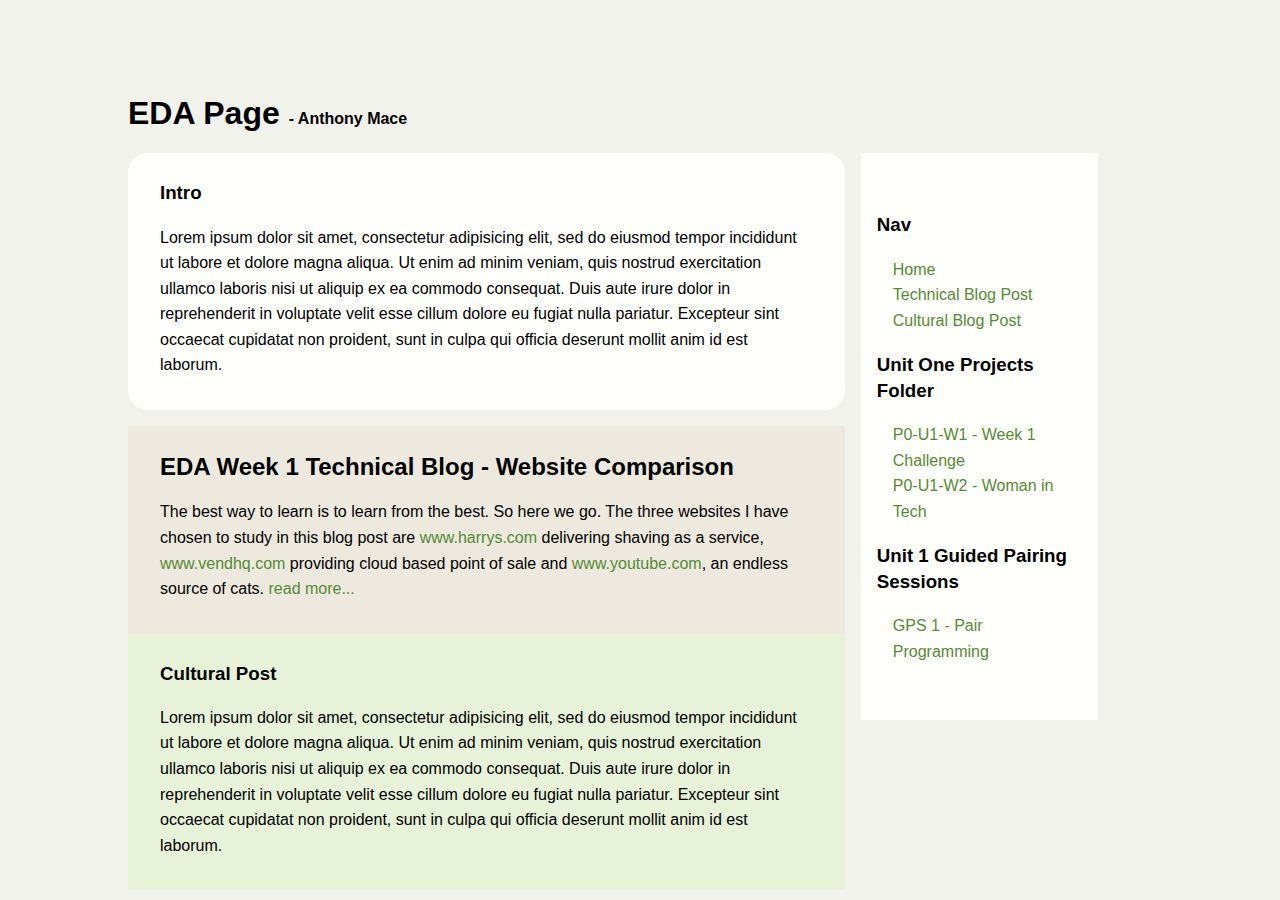
<file: index.html>
<!DOCTYPE html>
<html>
	
<head>
	<title>My Dev Academy Page!</title>
	<link rel="stylesheet" type="text/css" href="stylesheets/layout.css">
</head>
<body>
	<div class="container">
		<h1>EDA Page <span class="small"> - Anthony Mace</span></h1>
		<div class="left-col">
			<article class="post intro">
				<h3>Intro</h3>
				<p> Lorem ipsum dolor sit amet, consectetur adipisicing elit, sed do eiusmod
				tempor incididunt ut labore et dolore magna aliqua. Ut enim ad minim veniam,
				quis nostrud exercitation ullamco laboris nisi ut aliquip ex ea commodo
				consequat. Duis aute irure dolor in reprehenderit in voluptate velit esse
				cillum dolore eu fugiat nulla pariatur. Excepteur sint occaecat cupidatat non
				proident, sunt in culpa qui officia deserunt mollit anim id est laborum. </p>
			</article>

			<article class="post technical">
				<h2>EDA Week 1 Technical Blog - Website Comparison</h2>
				<p>The best way to learn is to learn from the best. So here we go. The three websites I have chosen to study in this blog post are <a href="http://www.harrys.com">www.harrys.com</a> delivering shaving as a service, <a href="http://www.vendhq.com">www.vendhq.com</a> providing cloud based point of sale and <a href="http://www.youtube.com">www.youtube.com</a>, an endless source of cats. <span class="read-more"><a href="blog-posts/week1_technical.html">read more...</a></span></p>
			</article>

			<article class="post cultural">
				<h3>Cultural Post</h3>
				<p> Lorem ipsum dolor sit amet, consectetur adipisicing elit, sed do eiusmod
				tempor incididunt ut labore et dolore magna aliqua. Ut enim ad minim veniam,
				quis nostrud exercitation ullamco laboris nisi ut aliquip ex ea commodo
				consequat. Duis aute irure dolor in reprehenderit in voluptate velit esse
				cillum dolore eu fugiat nulla pariatur. Excepteur sint occaecat cupidatat non
				proident, sunt in culpa qui officia deserunt mollit anim id est laborum. </p>
			</article>
		</div>

		<div class="right-col">
			<nav>
				<h3>Nav</h3>
				<ul>
					<li><a href="/">Home</a></li>
					<li><a href="blog-posts/week1_technical.html">Technical Blog Post</a></li>
					<li><a href="blog-posts/week1_cultural.html">Cultural Blog Post</a></li>
				</ul>
				<h3>Unit One Projects Folder</h3>
				<ul>
					<li><a href="unit1_projects/eda1.html">P0-U1-W1 - Week 1 Challenge</a></li>
					<li><a href="unit1_projects/class1/practice/index.html">P0-U1-W2 - Woman in Tech</a></li>
				</ul>
				<h3>Unit 1 Guided Pairing Sessions</h3>
				<ul>
					<li><a href="unit1_projects/gps1.1.html" target="_blank">GPS 1 - Pair Programming</a></li>
				</ul>
			</nav>
		</div>
	</div>
</body>
</html>
</file>
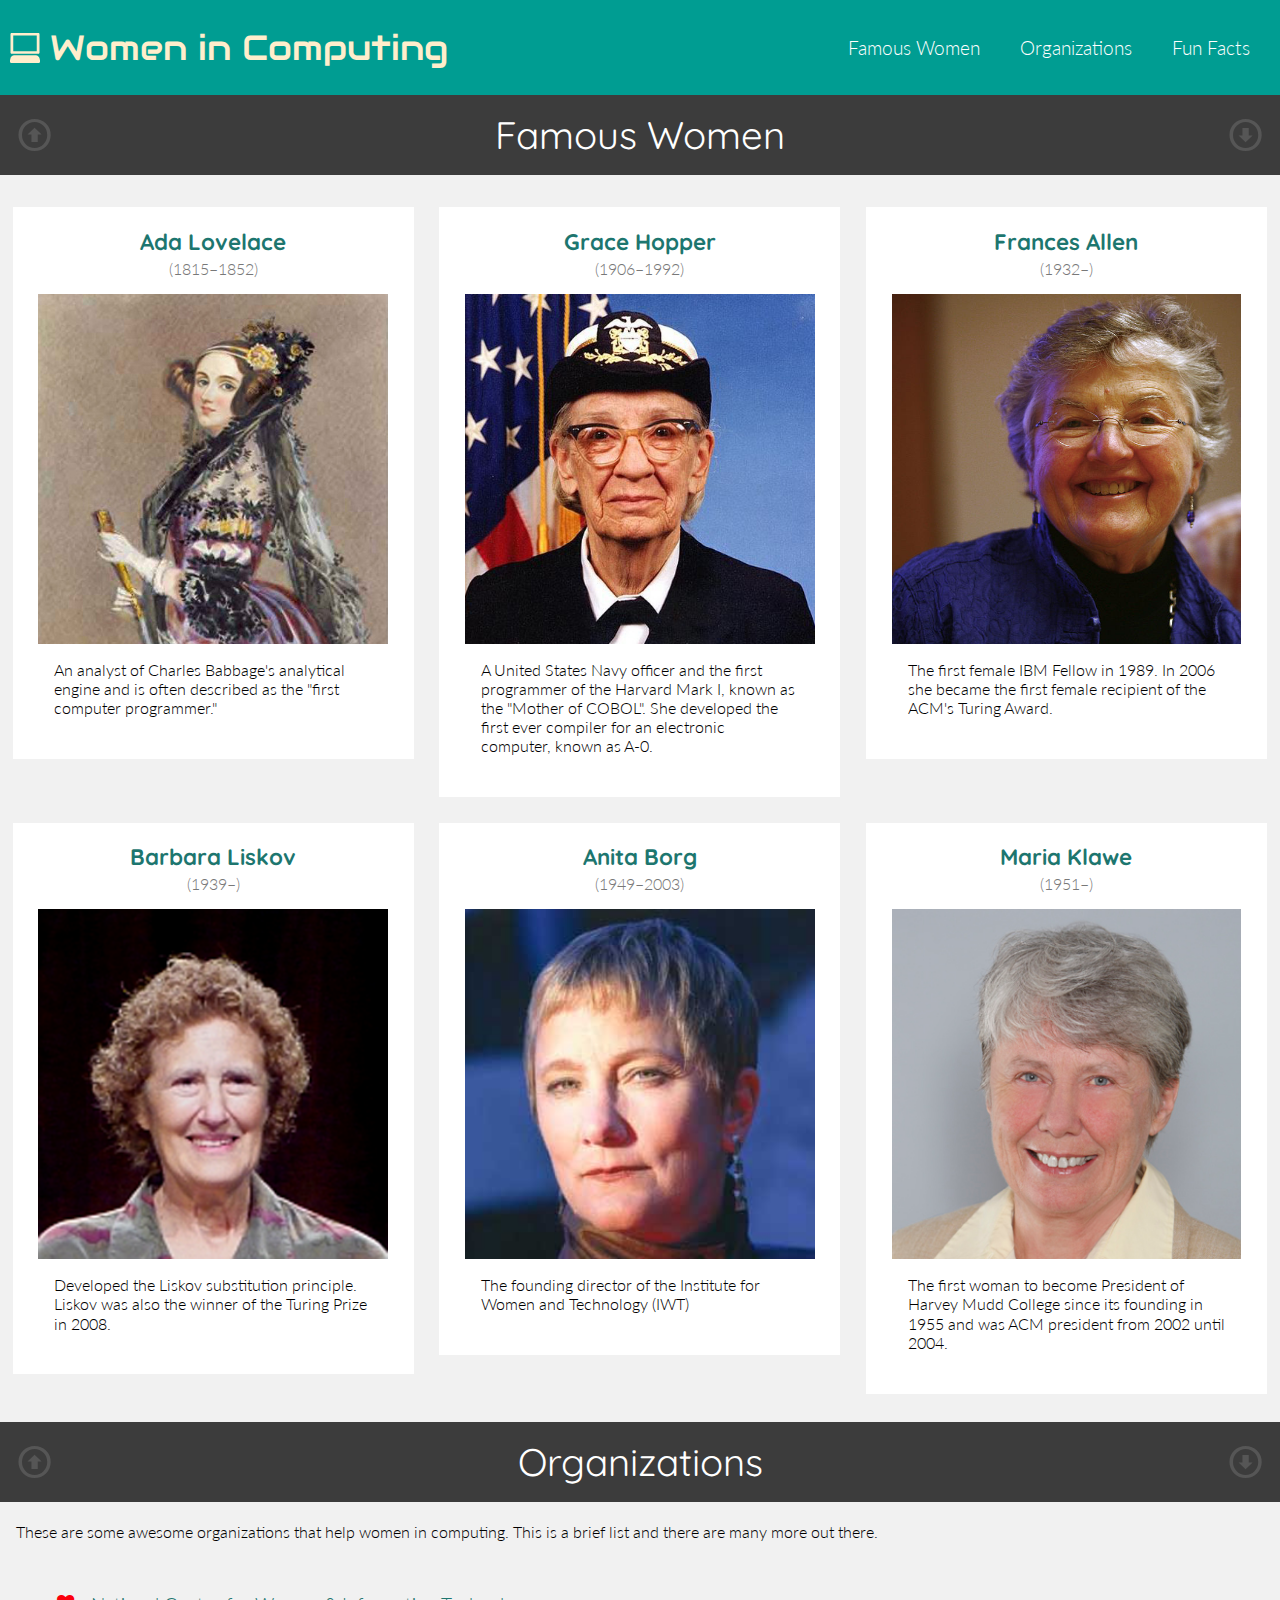
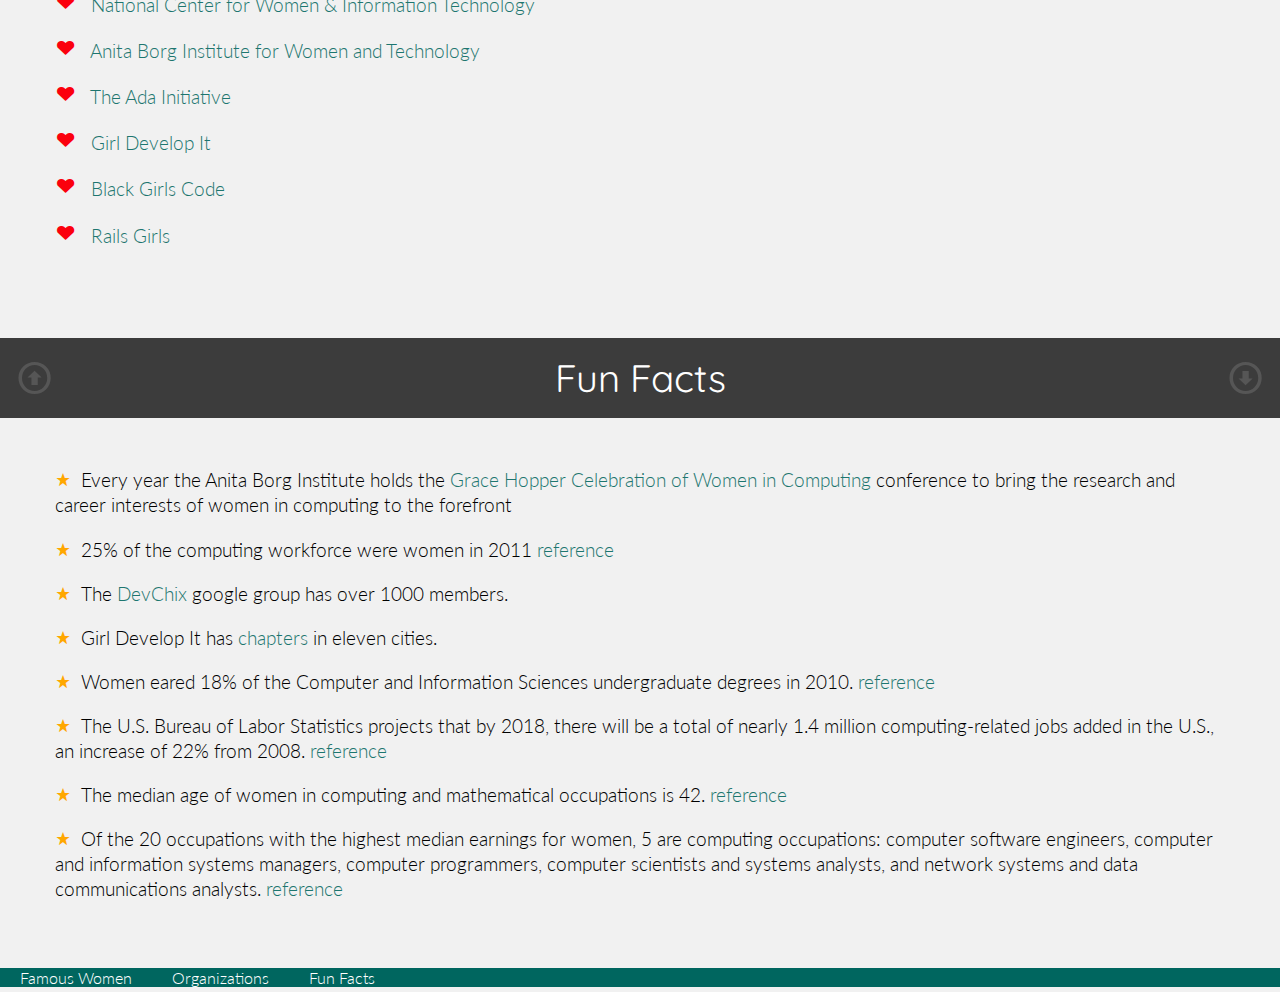
<file: unit1_projects/class1/completed/index.html>
<!DOCTYPE HTML PUBLIC "-//W3C//DTD HTML 4.01//EN" "http://www.w3.org/TR/html4/strict.dtd">
<html>
  <head>
    <title>Women in Computing</title>
    <meta http-equiv="Content-Type" content="text/html; charset=utf-8"/>
    <link href='http://fonts.googleapis.com/css?family=Audiowide|Quicksand:300,400,700|Lato:100,300,400,700,900,100italic,300italic,400italic,700italic,900italic' rel='stylesheet' type='text/css'/>
    <link rel="stylesheet" type="text/css" href="stylesheets/reset.css" />
    <link rel="stylesheet" type="text/css" href="stylesheets/styles.css" charset="utf-8"/>
  </head>
  <body>
    <header>
      <h1>Women in Computing</h1>
      <nav>
        <ul>
          <li>
            <a href="#famous">Famous Women</a>
          </li>
          <li>
            <a href="#organizations">Organizations</a>
          </li>
          <li>
            <a href="#facts">Fun Facts</a>
          </li>
        </ul>
      </nav>
    </header>

    <div id="main">
      <section id="famous">
        <a name="famous"></a>
        <h2>Famous Women</h2>
        <a class="jump up" href="#">&igrave;</a>
        <a class="jump down" href="#organizations">&iacute;</a>
        <div class = "wrapper">
          <article class = "woman">
            <h3>
              <a href="http://en.wikipedia.org/wiki/Ada_Lovelace">Ada Lovelace</a>
            </h3>

            <h4>(1815&ndash;1852)</h4>
            <img src="images/ada_lovelace.jpg" alt="Ada Lovelace" />
            <p>An analyst of Charles Babbage's analytical engine and is often
              described as the "first computer programmer."</p>
          </article>
          <article class = "woman">
            <h3>
              <a href="http://en.wikipedia.org/wiki/Grace_Hopper">Grace Hopper</a>
            </h3>
            <h4>(1906&ndash;1992)</h4>
            <img src="images/grace_hopper.jpg" alt ="Grace Hopper" />
            <p>A United States Navy officer and the first programmer of the
              Harvard Mark I, known as the "Mother of COBOL". She developed the
              first ever compiler for an electronic computer, known as A-0.</p>
          </article>
          <article class = "woman">
            <h3>
              <a href="http://en.wikipedia.org/wiki/Frances_E._Allen">Frances Allen</a>
            </h3>
            <h4>(1932&ndash;)</h4>
            <img src="images/frances_allen.jpg" alt="Frances Allen" />
            <p>The first female IBM Fellow in 1989. In 2006 she became the first
              female recipient of the ACM's Turing Award.</p>
          </article>
          <article class="break woman">
            <h3>
              <a href="http://en.wikipedia.org/wiki/Barbara_Liskov">Barbara Liskov</a>
            </h3>
            <h4>(1939&ndash;)</h4>
            <img src="images/barbara_liskov.png" alt="Barbara Liskov" />
            <p>Developed the Liskov substitution principle. Liskov was also the
              winner of the Turing Prize in 2008.</p>
          </article>
          <article class = "woman">
            <h3>
              <a href="http://en.wikipedia.org/wiki/Anita_Borg">Anita Borg</a>
            </h3>
            <h4>(1949&ndash;2003)</h4>
            <img src="images/anita_borg.jpg" alt="Anita Borg" />
            <p>The founding director of the Institute for Women and Technology
              (IWT)</p>
          </article>
          <article class = "woman">
            <h3>
              <a href="http://en.wikipedia.org/wiki/Maria_Klawe">Maria Klawe</a>
            </h3>
            <h4>(1951&ndash;)</h4>
            <img src="images/maria_klawe.jpg" alt="Maria Klawe" />
            <p>The first woman to become President of Harvey Mudd College since
              its founding in 1955 and was ACM president from 2002 until 2004.</p>
          </article>
        </div>
      </section>

      <section id="organizations">
        <a name="organizations"></a>
        <h2>Organizations</h2>
        <a class="jump up" href="#famous">&igrave;</a>
        <a class="jump down" href="#facts">&iacute;</a>
        <div class = "wrapper">
          <p>These are some awesome organizations that help women in computing.
            This is a brief list and there are many more out there.</p>

          <ul>
            <li>
              <a href="http://www.ncwit.org/">National Center for Women & Information Technology</a>
              <img src="images/logos/ncwit.png" alt="National Center for Women & Information Technology logo" />
            </li>
            <li>
              <a href="http://anitaborg.org/">Anita Borg Institute for Women and Technology</a>
              <img src="images/logos/anitaborg.gif" alt="Anita Borg Institute for Women and Technology logo" />
            </li>
            <li>
              <a href="http://adainitiative.org/">The Ada Initiative</a>
              <img src="images/logos/adainitiative.png" alt="The Ada Initiative logo" />
            </li>
            <li>
              <a href="http://girldevelopit.com/">Girl Develop It</a>
              <img src="images/logos/gdi.png" alt="Girl Develop It logo" />
            </li>
            <li>
              <a href="http://www.blackgirlscode.com/">Black Girls Code</a>
              <img src="images/logos/blackgirlscode.jpg" alt="Black Girls Code logo" />
            </li>
            <li>
              <a href="http://railsgirls.com/">Rails Girls</a>
              <img src="images/logos/railsgirls.png" alt="Rails Girls logo" />
            </li>
          </ul>
        </div>
      </section>

      <section id="facts">
        <a name="facts"></a>
        <h2>Fun Facts</h2>
        <a class="jump up" href="#organizations">&igrave;</a>
        <a class="jump down" href="#bottom">&iacute;</a>
        <div class = "wrapper">
          <ul>
            <li>Every year the Anita Borg Institute holds the
              <a href="http://anitaborg.org/initiatives/ghc/">Grace Hopper
              Celebration of Women in Computing</a> conference to bring the
              research and career interests of women in computing to the
              forefront</li>
            <li>25% of the computing workforce were women in 2011
              <a href="http://www.bls.gov/cps/cpsaat11.htm">reference</a></li>
            <li>The <a href="https://twitter.com/DevChix">DevChix</a> google group has over 1000 members.</li>
            <li>Girl Develop It has <a href="http://girldevelopit.com/chapters">chapters</a> in eleven cities.</li>
            <li>Women eared 18% of the Computer and Information Sciences
              undergraduate degrees in 2010. <a href="http://www.ncwit.org/sites/default/files/resources/2012bythenumbers_web.pdf">
              reference</a></li>
            <li>The U.S. Bureau of Labor Statistics projects that by 2018, there
              will be a total of nearly 1.4 million computing-related jobs added
              in the U.S., an increase of 22% from 2008.
              <a href="http://www.ncwit.org/sites/default/files/resources/scorecard2010_printversion_web.pdf">reference</a></li>
            <li>The median age of women in computing and mathematical occupations
              is 42. <a href="http://www.ncwit.org/blog/did-you-know-demographics-technical-women">reference</a></li>
            <li>Of the 20 occupations with the highest median earnings for women,
              5 are computing occupations: computer software engineers, computer
              and information systems managers, computer programmers, computer
              scientists and systems analysts, and network systems and data
              communications analysts. <a href="http://www.ncwit.org/blog/did-you-know-demographics-technical-women">reference</a></li>
          </ul>
        </div>
      </section>
    </div>

    <footer>
      <nav>
        <ul>
          <li>
            <a href="#famous">Famous Women</a>
          </li>
          <li>
            <a href="#organizations">Organizations</a>
          </li>
          <li>
            <a href="#facts">Fun Facts</a>
          </li>
        </ul>
      </nav>
    </footer>
    <a name="bottom"></a>
  </body>
</html>
</file>
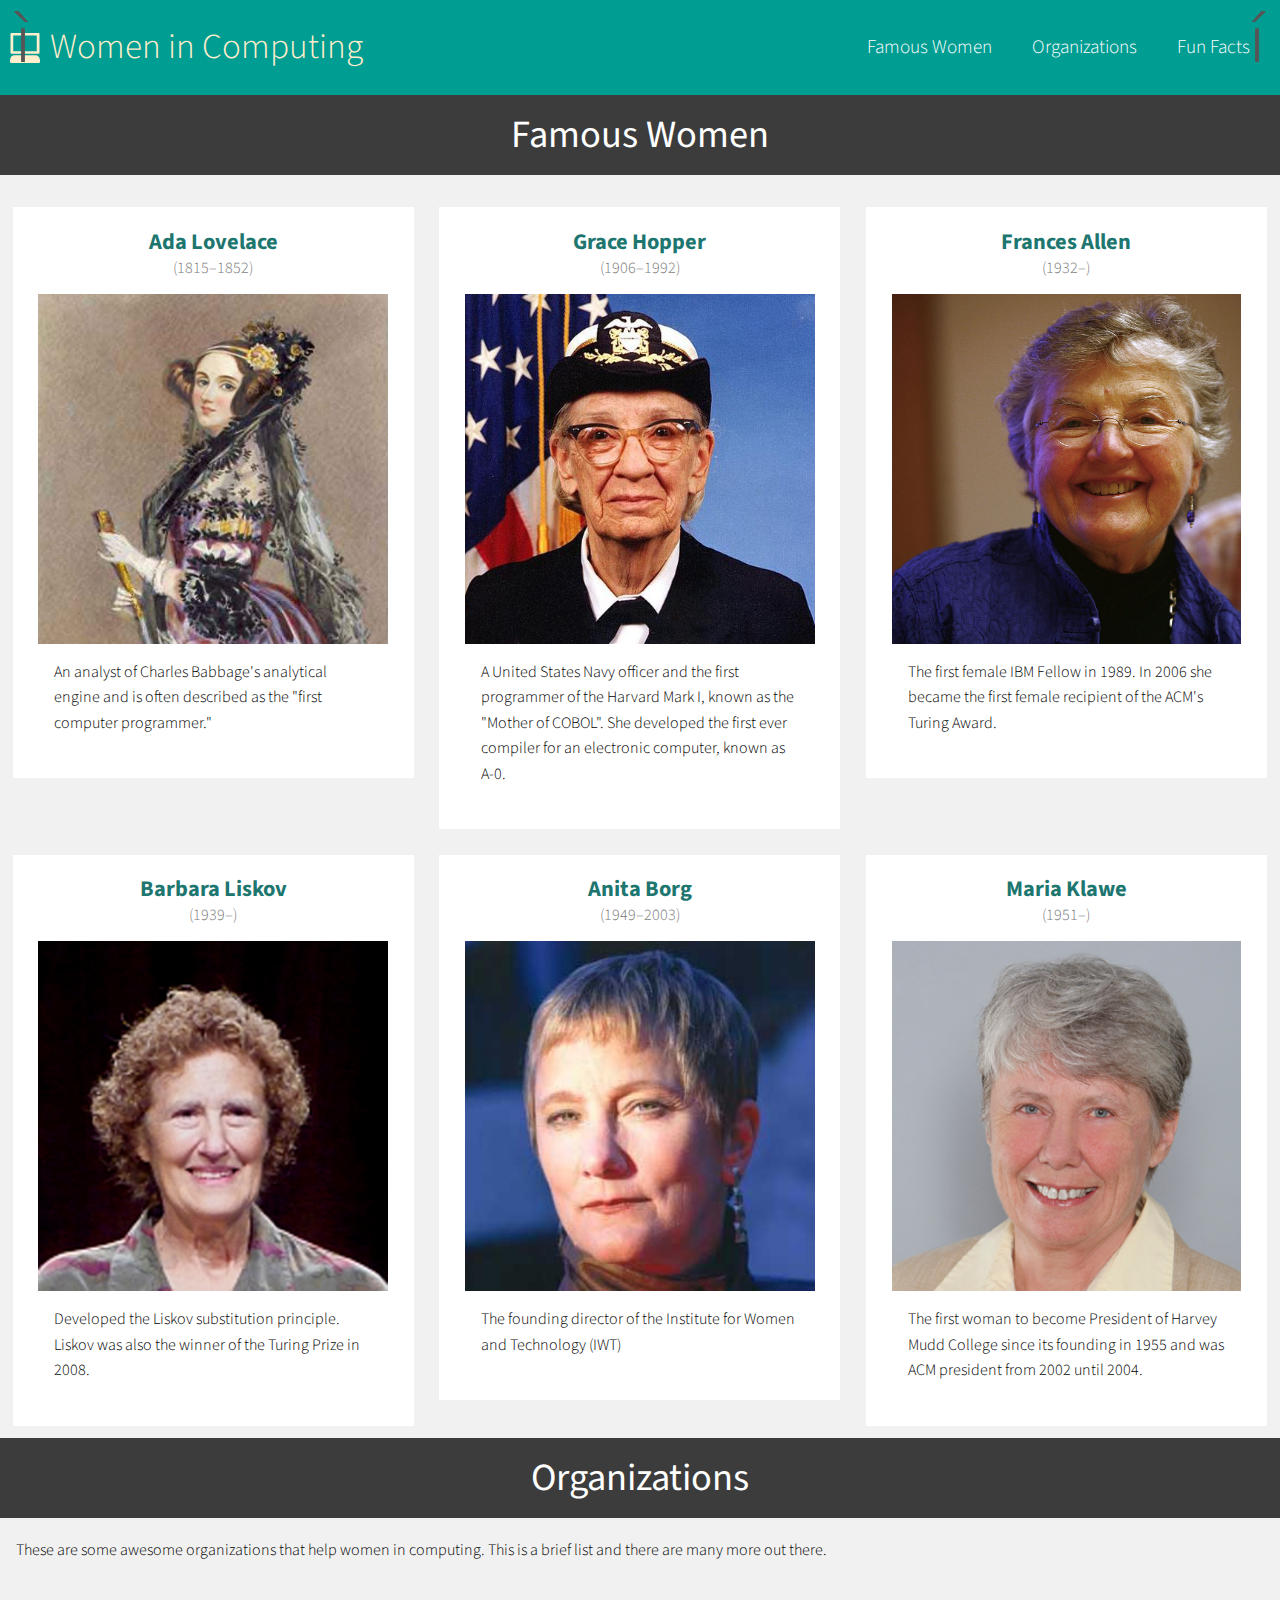
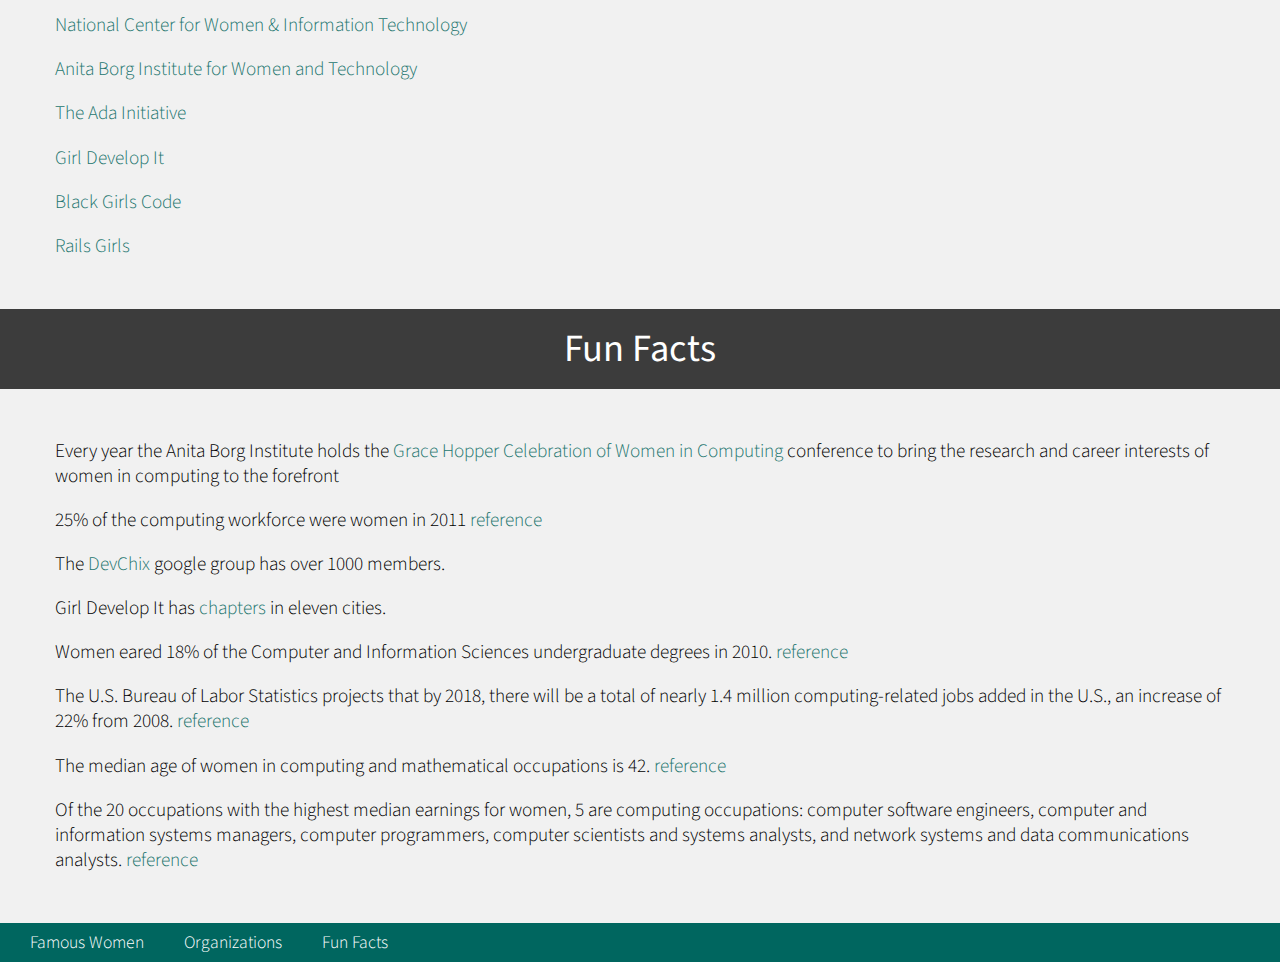
<file: unit1_projects/class1/practice/index.html>
<!DOCTYPE HTML PUBLIC "-//W3C//DTD HTML 4.01//EN" "http://www.w3.org/TR/html4/strict.dtd">
<html>
  <head>
    <title>Women in Computing</title>
    <meta http-equiv="Content-Type" content="text/html; charset=utf-8"/>
    <link rel="stylesheet" type="text/css" href="stylesheets/reset.css">
    <link rel="stylesheet" type="text/css" href="stylesheets/styles.css" charset="utf-8"/>
  <body>
      <header id="header">
        <h1>Women in Computing</h1>
        <nav class="nav">
          <ul>
            <li>
              <a href="#famous">Famous Women</a>
            </li>
            <li>
              <a href="#organizations">Organizations</a>
            </li>
            <li>
              <a href="#facts">Fun Facts</a>
            </li>
          </ul>
        </nav>
      </header>

      <section id="main">
        <section id="famous">
          <a name="famous"></a>
          <h2>Famous Women</h2>
          <a class="jump up" href="#">&igrave;</a>
          <a class="jump down" href="#organizations">&iacute;</a>
          <div class ="wrapper">
            <article class = "woman">
              <h3>
                <a href="http://en.wikipedia.org/wiki/Ada_Lovelace">Ada Lovelace</a>
              </h3>

              <h4>(1815&ndash;1852)</h4>
              <img src="images/ada_lovelace.jpg" alt="Ada Lovelace" />
              <p>An analyst of Charles Babbage's analytical engine and is often
                described as the "first computer programmer."</p>
            </article>
            <article class = "woman">
              <h3>
                <a href="http://en.wikipedia.org/wiki/Grace_Hopper">Grace Hopper</a>
              </h3>
              <h4>(1906&ndash;1992)</h4>
              <img src="images/grace_hopper.jpg" alt ="Grace Hopper" />
              <p>A United States Navy officer and the first programmer of the
                Harvard Mark I, known as the "Mother of COBOL". She developed the
                first ever compiler for an electronic computer, known as A-0.</p>
            </article>
            <article class = "woman">
              <h3>
                <a href="http://en.wikipedia.org/wiki/Frances_E._Allen">Frances Allen</a>
              </h3>
              <h4>(1932&ndash;)</h4>
              <img src="images/frances_allen.jpg" alt="Frances Allen" />
              <p>The first female IBM Fellow in 1989. In 2006 she became the first
                female recipient of the ACM's Turing Award.</p>
            </article>
            <article class="break woman">
              <h3>
                <a href="http://en.wikipedia.org/wiki/Barbara_Liskov">Barbara Liskov</a>
              </h3>
              <h4>(1939&ndash;)</h4>
              <img src="images/barbara_liskov.png" alt="Barbara Liskov" />
              <p>Developed the Liskov substitution principle. Liskov was also the
                winner of the Turing Prize in 2008.</p>
            </article>
            <article class = "woman">
              <h3>
                <a href="http://en.wikipedia.org/wiki/Anita_Borg">Anita Borg</a>
              </h3>
              <h4>(1949&ndash;2003)</h4>
              <img src="images/anita_borg.jpg" alt="Anita Borg" />
              <p>The founding director of the Institute for Women and Technology
                (IWT)</p>
            </article>
            <article class = "woman">
              <h3>
                <a href="http://en.wikipedia.org/wiki/Maria_Klawe">Maria Klawe</a>
              </h3>
              <h4>(1951&ndash;)</h4>
              <img src="images/maria_klawe.jpg" alt="Maria Klawe" />
              <p>The first woman to become President of Harvey Mudd College since
                its founding in 1955 and was ACM president from 2002 until 2004.</p>
            </article>
          </div>
        </section>

        <section id="organizations">
          <a name="organizations"></a>
          <h2>Organizations</h2>
          <a class="jump up" href="#famous">&igrave;</a>
          <a class="jump down" href="#facts">&iacute;</a>
          <div class = "wrapper">
            <p>These are some awesome organizations that help women in computing.
              This is a brief list and there are many more out there.</p>

            <ul>
              <li>
                <a href="http://www.ncwit.org/">National Center for Women &amp; Information Technology</a>
                <img src="images/logos/ncwit.png" alt="National Center for Women &amp; Information Technology logo" />
              </li>
              <li>
                <a href="http://anitaborg.org/">Anita Borg Institute for Women and Technology</a>
                <img src="images/logos/anitaborg.gif" alt="Anita Borg Institute for Women and Technology logo" />
              </li>
              <li>
                <a href="http://adainitiative.org/">The Ada Initiative</a>
                <img src="images/logos/adainitiative.png" alt="The Ada Initiative logo" />
              </li>
              <li>
                <a href="http://girldevelopit.com/">Girl Develop It</a>
                <img src="images/logos/gdi.png" alt="Girl Develop It logo" />
              </li>
              <li>
                <a href="http://www.blackgirlscode.com/">Black Girls Code</a>
                <img src="images/logos/blackgirlscode.jpg" alt="Black Girls Code logo" />
              </li>
              <li>
                <a href="http://railsgirls.com/">Rails Girls</a>
                <img src="images/logos/railsgirls.png" alt="Rails Girls logo" />
              </li>
            </ul>
          </div>
        </section>

        <section id="facts">
          <a name="facts"></a>
          <h2>Fun Facts</h2>
          <a class="jump up" href="#organizations">&igrave;</a>
          <a class="jump down" href="#bottom">&iacute;</a>
          <div class = "wrapper">
            <ul>
              <li>Every year the Anita Borg Institute holds the
                <a href="http://anitaborg.org/initiatives/ghc/">Grace Hopper
                Celebration of Women in Computing</a> conference to bring the
                research and career interests of women in computing to the
                forefront</li>
              <li>25% of the computing workforce were women in 2011
                <a href="http://www.bls.gov/cps/cpsaat11.htm">reference</a></li>
              <li>The <a href="https://twitter.com/DevChix">DevChix</a> google group has over 1000 members.</li>
              <li>Girl Develop It has <a href="http://girldevelopit.com/chapters">chapters</a> in eleven cities.</li>
              <li>Women eared 18% of the Computer and Information Sciences
                undergraduate degrees in 2010. <a href="http://www.ncwit.org/sites/default/files/resources/2012bythenumbers_web.pdf">
                reference</a></li>
              <li>The U.S. Bureau of Labor Statistics projects that by 2018, there
                will be a total of nearly 1.4 million computing-related jobs added
                in the U.S., an increase of 22% from 2008.
                <a href="http://www.ncwit.org/sites/default/files/resources/scorecard2010_printversion_web.pdf">reference</a></li>
              <li>The median age of women in computing and mathematical occupations
                is 42. <a href="http://www.ncwit.org/blog/did-you-know-demographics-technical-women">reference</a></li>
              <li>Of the 20 occupations with the highest median earnings for women,
                5 are computing occupations: computer software engineers, computer
                and information systems managers, computer programmers, computer
                scientists and systems analysts, and network systems and data
                communications analysts. <a href="http://www.ncwit.org/blog/did-you-know-demographics-technical-women">reference</a></li>
            </ul>
            </div>
        </section>
      </section>
      <footer id="footer">
        <div class="nav">
          <ul>
            <li>
              <a href="#famous">Famous Women</a>
            </li>
            <li>
              <a href="#organizations">Organizations</a>
            </li>
            <li>
              <a href="#facts">Fun Facts</a>
            </li>
          </ul>
        </div>
      </footer>
      <a name="bottom"></a>
  </body>
</html>
</file>
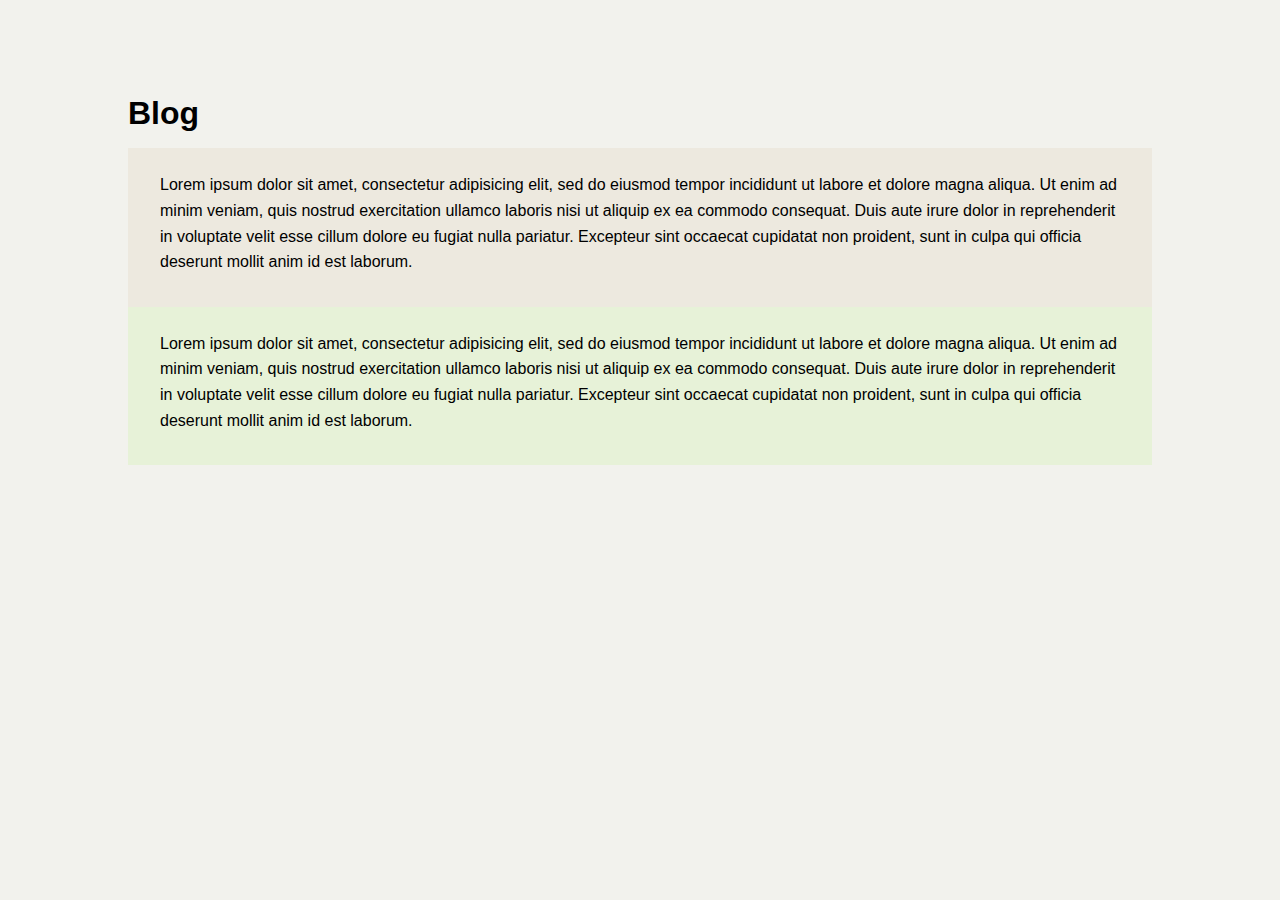
<file: blog-posts/layout.html>
<html>
<head>
	<link rel="stylesheet" type="text/css" href="../stylesheets/layout.css">
	<title></title>
</head>
<body>

	<div class="container">
		<h1>Blog</h1>

		<article class="post technical">
			<p> Lorem ipsum dolor sit amet, consectetur adipisicing elit, sed do eiusmod
			tempor incididunt ut labore et dolore magna aliqua. Ut enim ad minim veniam,
			quis nostrud exercitation ullamco laboris nisi ut aliquip ex ea commodo
			consequat. Duis aute irure dolor in reprehenderit in voluptate velit esse
			cillum dolore eu fugiat nulla pariatur. Excepteur sint occaecat cupidatat non
			proident, sunt in culpa qui officia deserunt mollit anim id est laborum. </p>
		</article>
		<article class="post cultural">
			<p> Lorem ipsum dolor sit amet, consectetur adipisicing elit, sed do eiusmod
			tempor incididunt ut labore et dolore magna aliqua. Ut enim ad minim veniam,
			quis nostrud exercitation ullamco laboris nisi ut aliquip ex ea commodo
			consequat. Duis aute irure dolor in reprehenderit in voluptate velit esse
			cillum dolore eu fugiat nulla pariatur. Excepteur sint occaecat cupidatat non
			proident, sunt in culpa qui officia deserunt mollit anim id est laborum. </p>
		</article>
	</div>

</body>
</html>
</file>
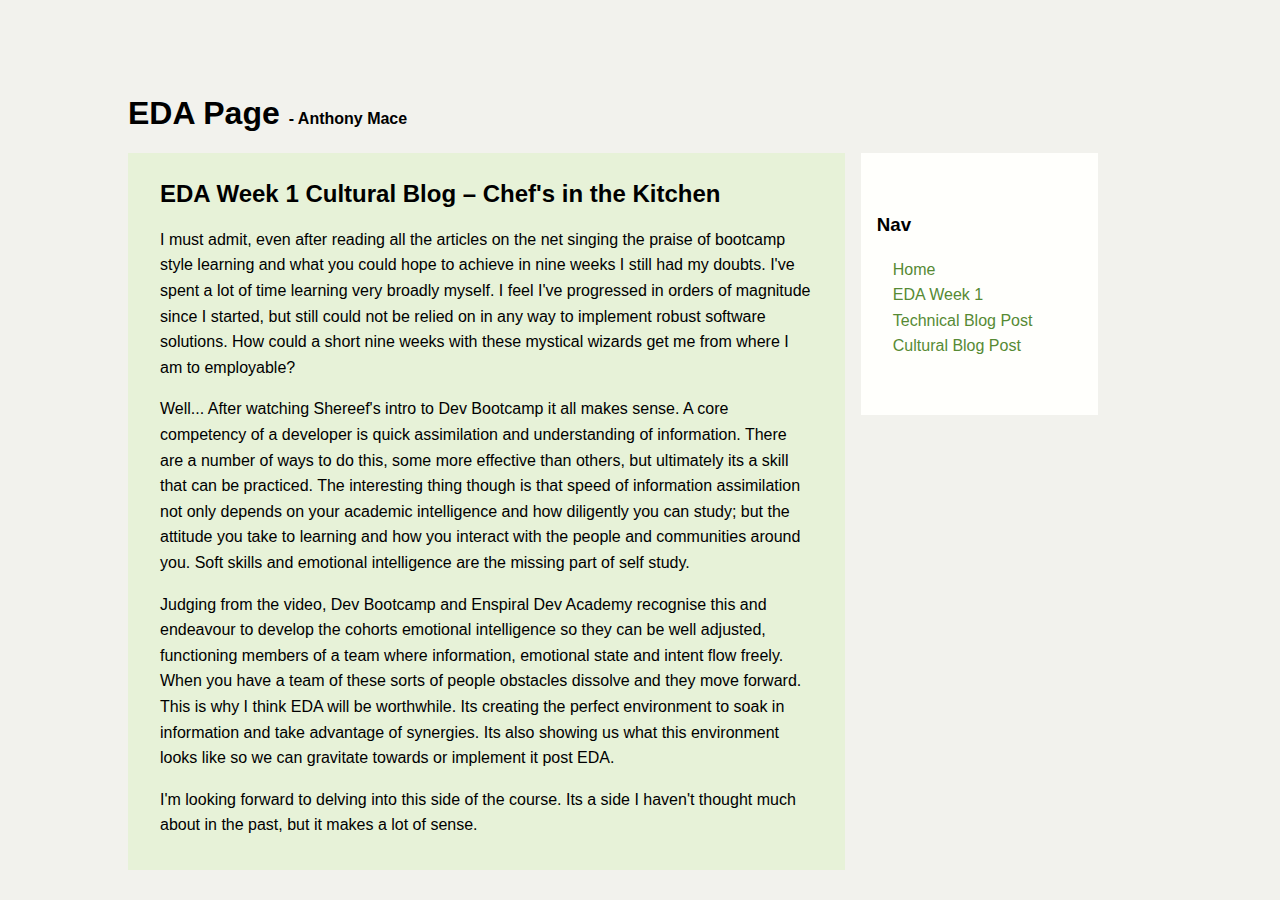
<file: blog-posts/week1_cultural.html>
<!DOCTYPE html>
<html>
	
<head>
	<title>My Dev Academy Page!</title>
	<link rel="stylesheet" type="text/css" href="../stylesheets/layout.css">
</head>
<body>
	<div class="container">
		<h1>EDA Page <span class="small"> - Anthony Mace</span></h1>
		<div class="left-col">
			<article class="post cultural">
				<h2>EDA Week 1 Cultural Blog – Chef's in the Kitchen</h2>

				<p>I must admit, even after reading all the articles on the net singing the praise of bootcamp style learning and what you could hope to achieve in nine weeks I still had my doubts. I've spent a lot of time learning very broadly myself. I feel I've progressed in orders of magnitude since I started, but still could not be relied on in any way to implement robust software solutions. How could a short nine weeks with these mystical wizards get me from where I am to employable?</p>

				<p>Well... After watching Shereef's intro to Dev Bootcamp it all makes sense. A core competency of a developer is quick assimilation and understanding of information. There are a number of ways to do this, some more effective than others, but ultimately its a skill that can be practiced. The interesting thing though is that speed of information assimilation not only depends on your academic intelligence and how diligently you can study; but the attitude you take to learning and how you interact with the people and communities around you. Soft skills and emotional intelligence are the missing part of self study. </p>

				<p>Judging from the video, Dev Bootcamp and Enspiral Dev Academy recognise this and endeavour to develop the cohorts emotional intelligence so they can be well adjusted, functioning members of a team where information, emotional state and intent flow freely. When you have a team of these sorts of people obstacles dissolve and they move forward. This is why I think EDA will be worthwhile. Its creating the perfect environment to soak in information and take advantage of synergies. Its also showing us what this environment looks like so we can gravitate towards or implement it post EDA.</p>

				<p>I'm looking forward to delving into this side of the course. Its a side I haven't thought much about in the past, but it makes a lot of sense.</p>
			</article>
		</div>

		<div class="right-col">
			<h3>Nav</h3>
			<ul>
				<li><a href="/">Home</a></li>
				<li><a href="../unit1_projects/eda1.html">EDA Week 1</a></li>
				<li><a href="week1_technical.html">Technical Blog Post</a></li>
				<li><a href="week1_cultural.html">Cultural Blog Post</a></li>
			</ul>
		</div>
	</div>
</body>
</html>
</file>
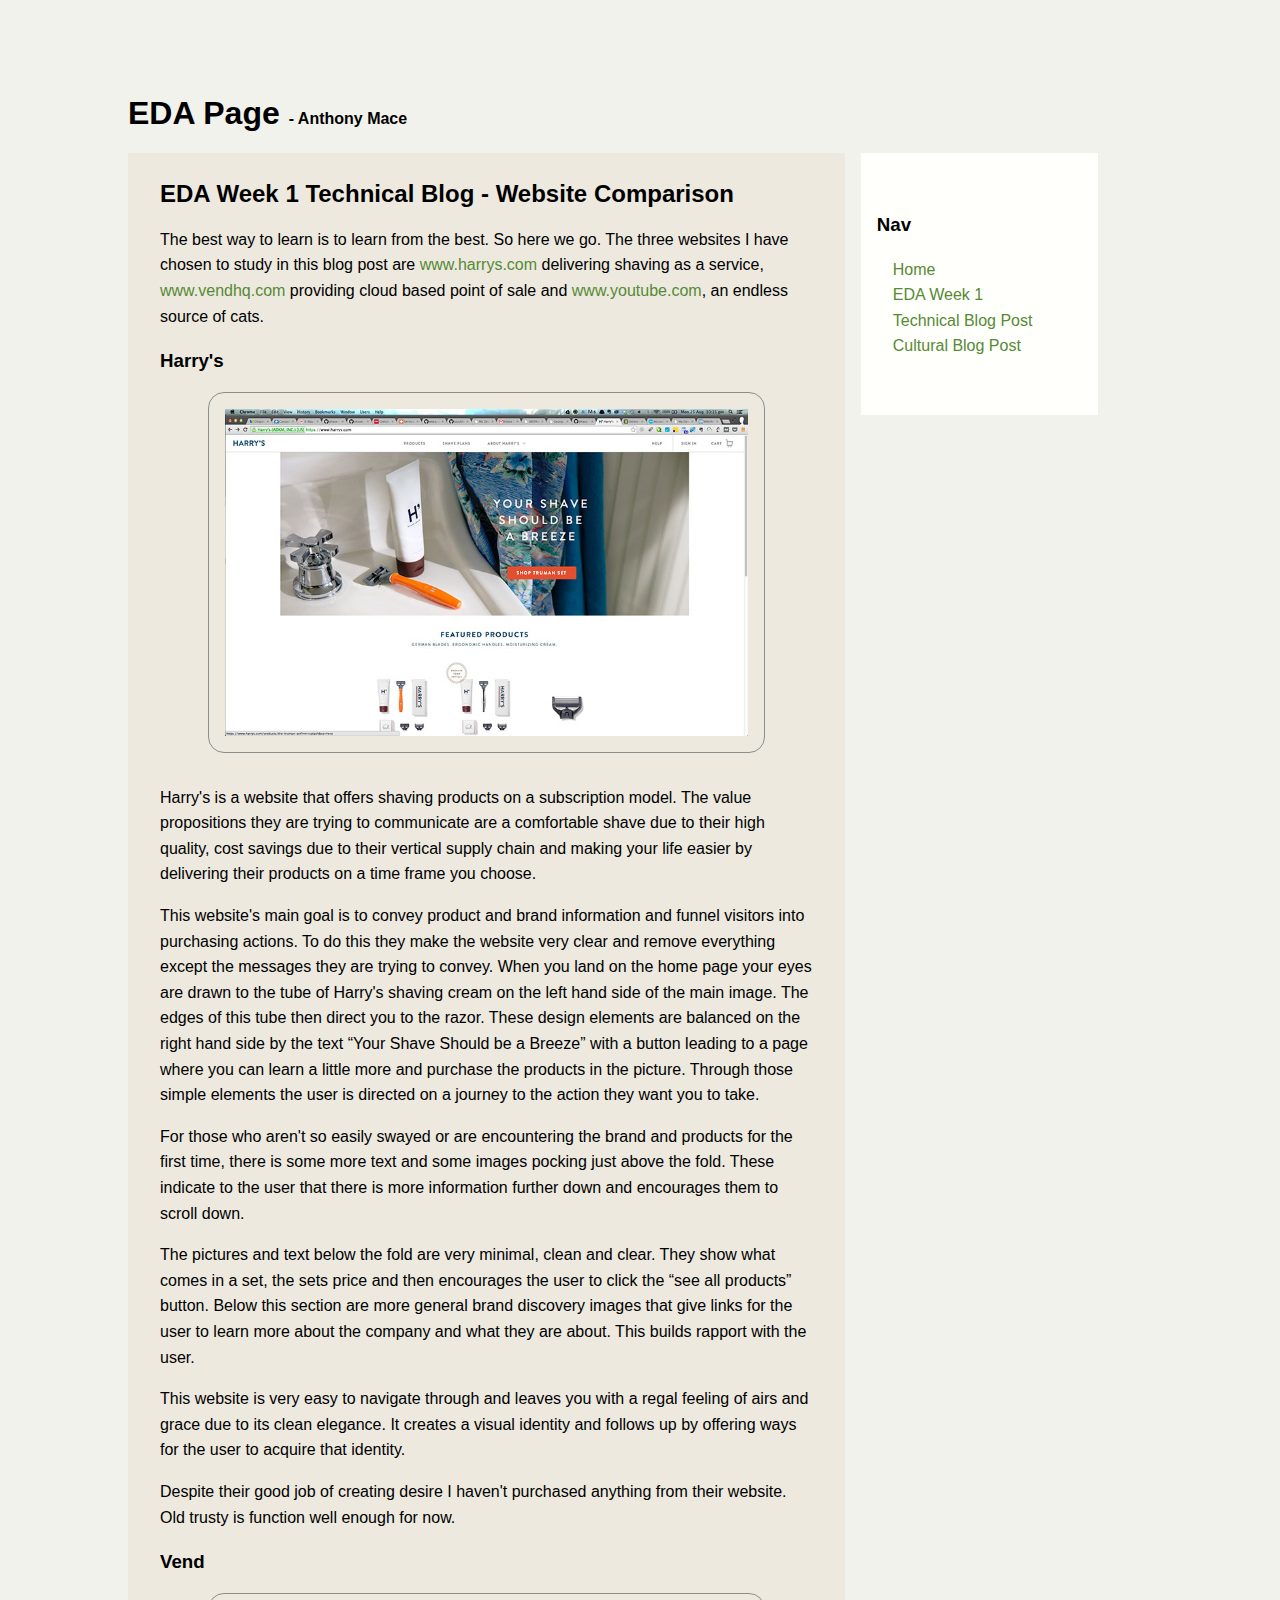
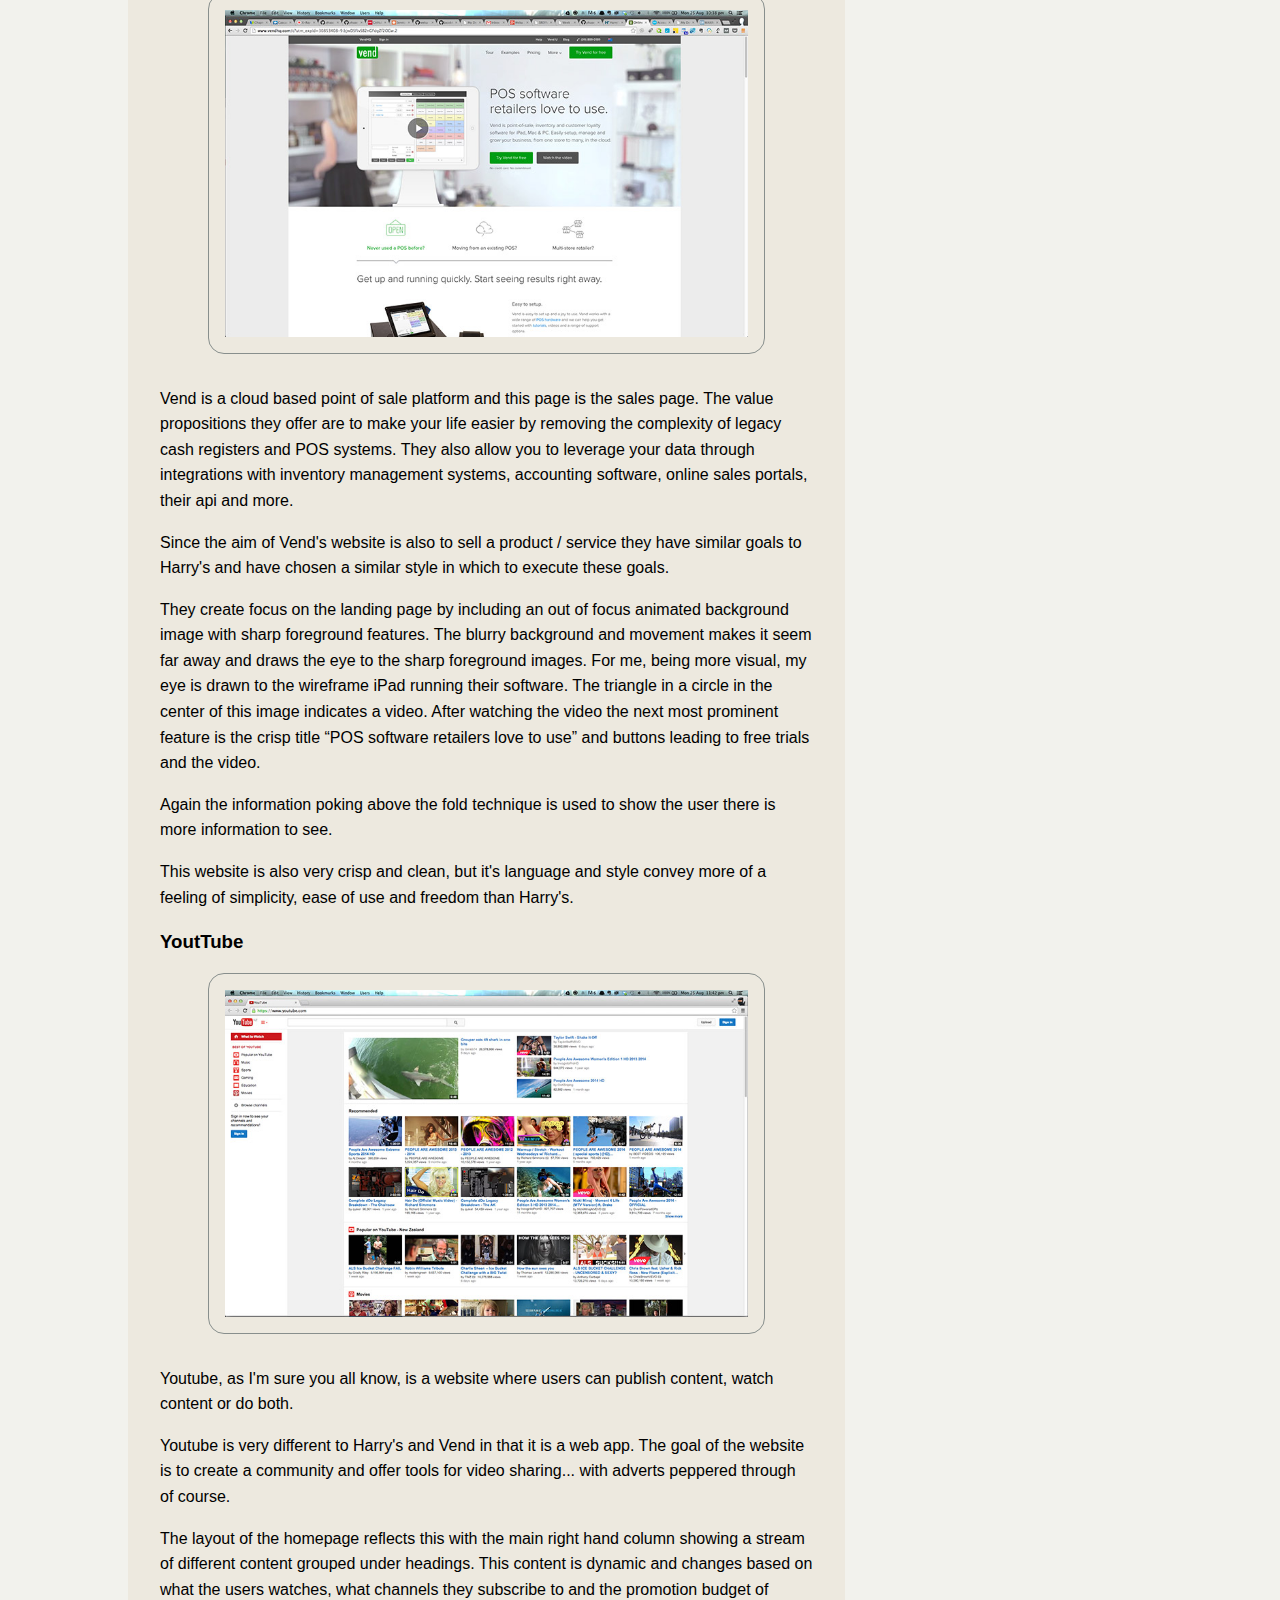
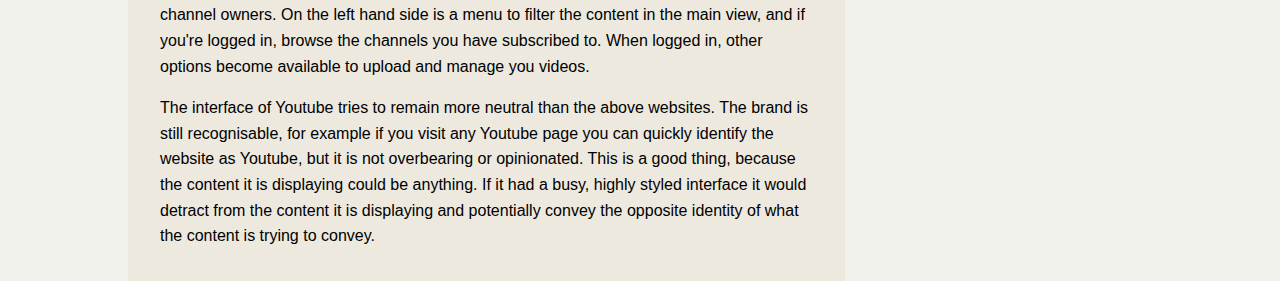
<file: blog-posts/week1_technical.html>
<!DOCTYPE html>
<html>
	
<head>
	<title>My Dev Academy Page!</title>
	<link rel="stylesheet" type="text/css" href="../stylesheets/layout.css">
</head>
<body>
	<div class="container">
		<h1>EDA Page <span class="small"> - Anthony Mace</span></h1>
		<div class="left-col">
			<article class="post technical">
				<h2>EDA Week 1 Technical Blog - Website Comparison</h2>

				<p>The best way to learn is to learn from the best. So here we go. The three websites I have chosen to study in this blog post are <a href="http://www.harrys.com">www.harrys.com</a> delivering shaving as a service, <a href="http://www.vendhq.com">www.vendhq.com</a> providing cloud based point of sale and <a href="http://www.youtube.com">www.youtube.com</a>, an endless source of cats.</p>

				<h3><a class="head-link" href="http://www.harrys.com">Harry's</a></h3>

				<img class="thumbnail" src="images/harrys-screen.jpg">

				<p>Harry's is a website that offers shaving products on a subscription model. The value propositions they are trying to communicate are a comfortable shave due to their high quality, cost savings due to their vertical supply chain and making your life easier by delivering their products on a time frame you choose.</p>

				<p>This website's main goal is to convey product and brand information and funnel visitors into purchasing actions. To do this they make the website very clear and remove everything except the messages they are trying to convey. When you land on the home page your eyes are drawn to the tube of Harry's shaving cream on the left hand side of the main image. The edges of this tube then direct you to the razor. These design elements are balanced on the right hand side by the text “Your Shave Should be a Breeze” with a button leading to a page where you can learn a little more and purchase the products in the picture. Through those simple elements the user is directed on a journey to the action they want you to take.</p>

				<p>For those who aren't so easily swayed or are encountering the brand and products for the first time, there is some more text and some images pocking just above the fold. These indicate to the user that there is more information further down and encourages them to scroll down.</p>

				<p>The pictures and text below the fold are very minimal, clean and clear. They show what comes in a set, the sets price and then encourages the user to click the “see all products” button. Below this section are more general brand discovery images that give links for the user to learn more about the company and what they are about. This builds rapport with the user.</p>

				<p>This website is very easy to navigate through and leaves you with a regal feeling of airs and grace due to its clean elegance. It creates a visual identity and follows up by offering ways for the user to acquire that identity.</p>

				<p>Despite their good job of creating desire I haven't purchased anything from their website. Old trusty is function well enough for now.</p>

				<h3><a class="head-link" href="http://www.vendhq.com">Vend</a></h3>

				<img class="thumbnail" src="images/vend-screen.jpg">

				<p>Vend is a cloud based point of sale platform and this page is the sales page. The value propositions they offer are to make your life easier by removing the complexity of legacy cash registers and POS systems. They also allow you to leverage your data through integrations with inventory management systems, accounting software, online sales portals, their api and more.</p>

				<p>Since the aim of Vend's website is also to sell a product / service they have similar goals to Harry's and have chosen a similar style in which to execute these goals.</p>
				
				<p>They create focus on the landing page by including an out of focus animated background image with sharp foreground features. The blurry background and movement makes it seem far  away and draws the eye to the sharp foreground images. For me, being more visual, my eye is drawn to the wireframe iPad running their software. The triangle in a circle in the center of this image indicates a video. After watching the video the next most prominent feature is the crisp title “POS software retailers love to use” and buttons leading to free trials and the video.</p>

				<p>Again the information poking above the fold technique is used to show the user there is more information to see.</p>

				<p>This website is also very crisp and clean, but it's language and style convey more of a feeling of simplicity, ease of use and freedom than Harry's.</p>

				<h3><a class="head-link" href="http://www.youtube.com">YoutTube</a></h3>

				<img class="thumbnail" src="images/youtube-screen.jpg">

				<p>Youtube, as I'm sure you all know, is a website where users can publish content, watch content or do both. </p>

				<p>Youtube is very different to Harry's and Vend in that it is a web app. The goal of the website is to create a community and offer tools for video sharing... with adverts peppered through of course.</p>

				<p>The layout of the homepage reflects this with the main right hand column showing a stream of different content grouped under headings. This content is dynamic and changes based on what the users watches, what channels they subscribe to and the promotion budget of channel owners. On the left hand side is a menu to filter the content in the main view, and if you're logged in, browse the channels you have subscribed to. When logged in, other options become available to upload and manage you videos.</p>

				<p>The interface of Youtube tries to remain more neutral than the above websites. The brand is still recognisable, for example if you visit any Youtube page you can quickly identify the website as Youtube, but it is not overbearing or opinionated. This is a good thing, because the content it is displaying could be anything. If it had a busy, highly styled interface it would detract from the content it is displaying and potentially convey the opposite identity of what the content is trying to convey.</p>
			</article>
		</div>

		<div class="right-col">
			<h3>Nav</h3>
			<ul>
				<li><a href="/">Home</a></li>
				<li><a href="../unit1_projects/eda1.html">EDA Week 1</a></li>
				<li><a href="week1_technical.html">Technical Blog Post</a></li>
				<li><a href="week1_cultural.html">Cultural Blog Post</a></li>
			</ul>
		</div>
	</div>
</body>
</html>
</file>
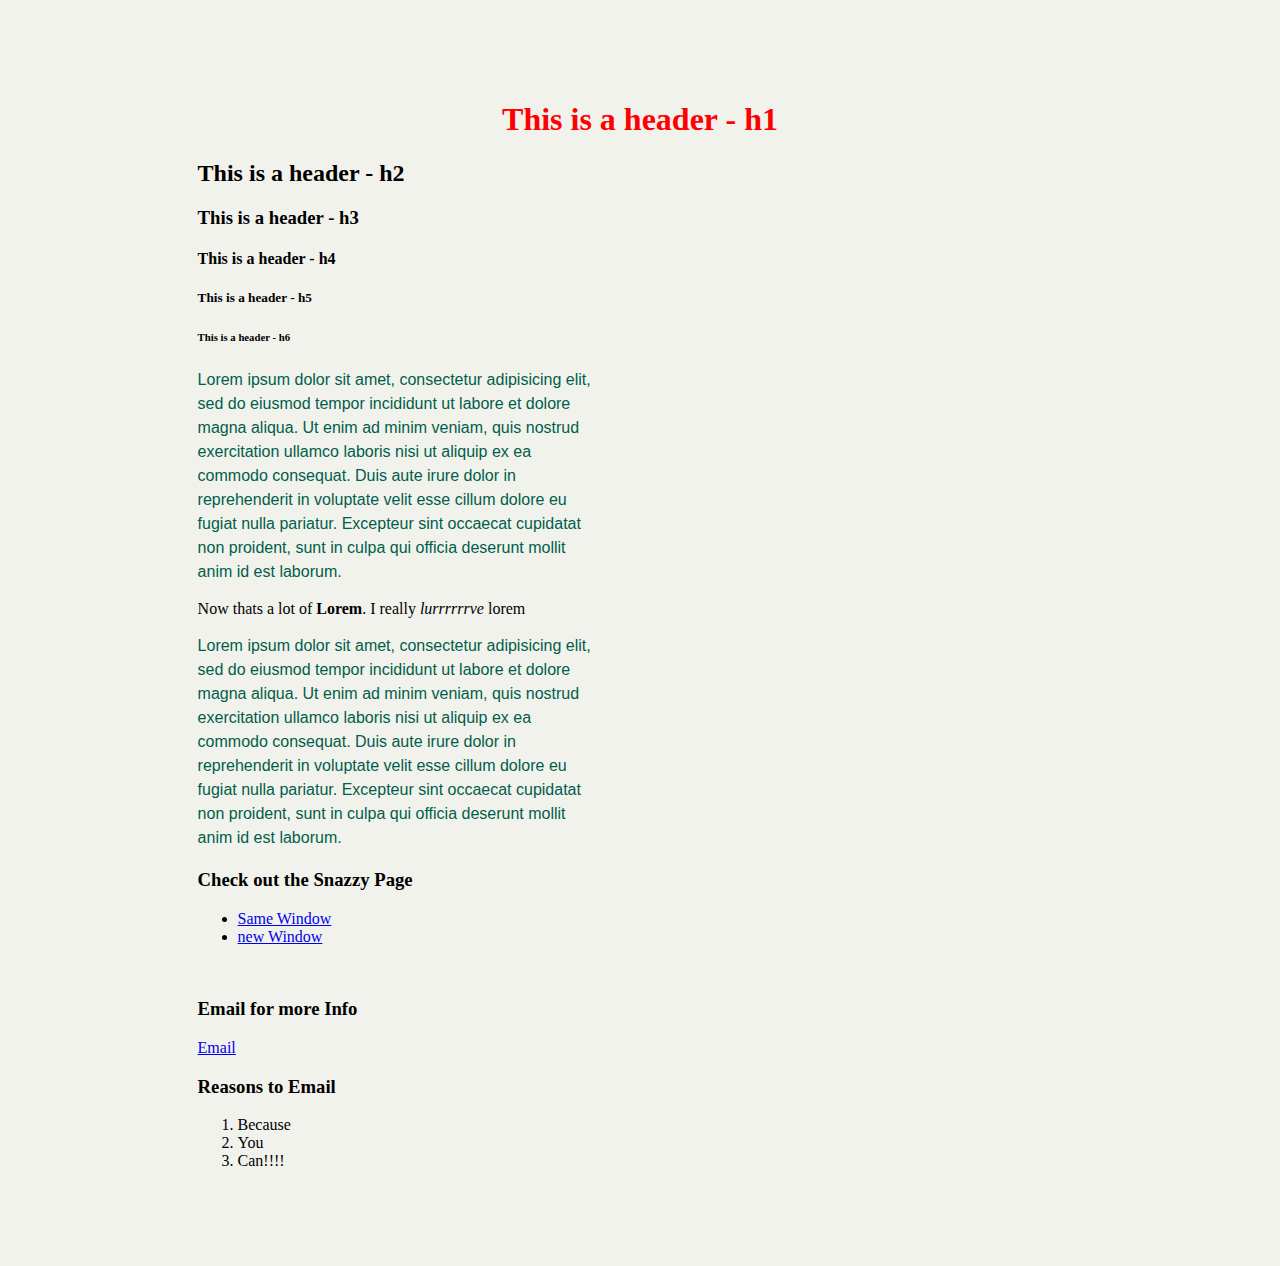
<file: unit1_projects/eda1.html>
<!DOCTYPE html>
<html>
<head>
	<title>EDA Week 1 - Intro to HTML and CSS</title>
	<link rel="stylesheet" type="text/css" href="stylesheets/eda1.css">
</head>
<body>
	<div class="container">
		<h1 id="big-header">This is a header - h1 </h1>
		<h2>This is a header - h2 </h2>
		<h3>This is a header - h3 </h3>
		<h4>This is a header - h4 </h4>
		<h5>This is a header - h5 </h5>
		<h6>This is a header - h6 </h6>

		<p class="body-paragraph">Lorem ipsum dolor sit amet, consectetur adipisicing elit, sed do eiusmod
		tempor incididunt ut labore et dolore magna aliqua. Ut enim ad minim veniam,
		quis nostrud exercitation ullamco laboris nisi ut aliquip ex ea commodo
		consequat. Duis aute irure dolor in reprehenderit in voluptate velit esse
		cillum dolore eu fugiat nulla pariatur. Excepteur sint occaecat cupidatat non
		proident, sunt in culpa qui officia deserunt mollit anim id est laborum.</p>

		<p>Now thats a lot of <strong>Lorem</strong>. I really <em>lurrrrrrve</em> lorem</p>

		<p class="body-paragraph">Lorem ipsum dolor sit amet, consectetur adipisicing elit, sed do eiusmod
		tempor incididunt ut labore et dolore magna aliqua. Ut enim ad minim veniam,
		quis nostrud exercitation ullamco laboris nisi ut aliquip ex ea commodo
		consequat. Duis aute irure dolor in reprehenderit in voluptate velit esse
		cillum dolore eu fugiat nulla pariatur. Excepteur sint occaecat cupidatat non
		proident, sunt in culpa qui officia deserunt mollit anim id est laborum.</p>

		<h3>Check out the Snazzy Page</h3>
		<ul>
			<li><a href="https://jacobkorn.github.io">Same Window</a></li>
			<li><a href="https://jacobkorn.github.io" target="_blank">new Window</a></li>
		</ul>
		<br />
		<h3>Email for more Info</h3>
		<a href="mailto:example.email@address.com">Email</a>
		<br />
		<h3>Reasons to Email</h3>
		<ol>
			<li>Because</li>
			<li>You</li>
			<li>Can!!!!</li>
		</ol>
	</div>
</body>
</html>
</file>
<file: stylesheets/layout.css>
/*/////////////*/
/*Layout Styles*/
/*/////////////*/

body {
	font-family: sans-serif;
	background: #F2F2ED;
	line-height: 1.6em;
}

a:link {
	color: #568A34;
	text-decoration: none;
}
a:visited {
	color: #568A34;
}
a:hover {color: red;}
a:active {color: yellow;}

h1 .small {
	font-size: 1rem;
}

.head-link {
	color: inherit !important;
}
.head-link.a:hover {
	color: #9E9E9E;
}

.block-text {
	line-height: 1.6em;
}

.container {
	width: 80%;
	min-width: 1024px;
	margin: 3rem auto;
	padding: 2rem;
}
.left-col {
	max-width: 70%;
	clear: none;
	float: left;
}

.right-col {
	width: 20%;
	margin-left: 1rem;
	clear: none;
	float: left;
	background: #FFFFFC;
	padding: 2.5rem 1rem;
}

.right-col ul {
	list-style-type: none;
	padding: 0 1rem;
}


.post {
	padding: 0.5rem 2rem 1rem 2rem;
}

.post.intro {
	background: #FFFFFC;
	border-radius: 20px;
	margin-bottom: 1rem;
}

.post.technical {
	background: #EDE9DF;
}

.post.cultural {
	background: #E7F2D8;
}

img.thumbnail {
	max-width: 80%;
	display: block;
	margin: 1rem auto 2rem auto;
	padding: 1rem;
	border-radius: 1rem;
	border-style: solid;
	border-color: #888F8D;
	border-width: 1px;

}
</file>
<file: unit1_projects/class1/completed/stylesheets/styles.css>
/* General Styles */
body {
  background-color: rgb(241, 241, 241);
  font-family: 'Lato', Arial, sans-serif;
  font-size: 16px;
  font-weight: 300;
  line-height: 1.2em;
  margin: 0px auto;
  min-width: 960px;
  width: 100%;
}

p {
  margin: 1em;
}

a {
  color: #1D766F;
  text-decoration: none;
}
a:hover {
  color: #BC2F36;
}

h1 {
  font-family: 'Audiowide', cursive;
  font-size: 2.2em;
  float: left;
  line-height: 75px;
}

h2 {
  background-color: rgb(60, 60, 60);
  color: #FFF;
  font-family: 'Quicksand', sans-serif;
  font-size: 2.4em;
  font-weight: 400;
  line-height: 80px;
  margin: 0 0 0.5em 0;
  text-align: center;
}

h3 {
  font-family: 'Quicksand', sans-serif;
  font-size: 1.4em;
  font-weight: 700;
  margin: 0 0 0.3em 0;
  text-align: center;
}

h4 {
  color: rgb(120, 120, 120);
  font-size: 1em;
  text-align: center;
}


/* Navigation */
nav li {
  float: left;
}
nav li a {
  color: #fff;
  margin: 0 10px;
  padding: 5px 10px;
  text-decoration: none;
}
nav li a:hover {
  color: #FB000D;
}

.jump {
  color: #565656;
  font-family: 'EntypoRegular';
  font-size: 70px;
  line-height: 80px;
  position: absolute;
  text-decoration: none;
  top: 0;
}
.jump.up {
  left: 15px;
}
.jump.down {
  right: 15px;
}
.jump:hover {
  color: #BC2F36;
}


/* Header */
header {
  background-color: #009D92;
  padding: 10px;
}
header h1 {
  color: #FFEECC;
  background: url('../images/icons/it.png') no-repeat 0 50%;
  padding-left: 40px;
}
header nav {
  float: right;
  font-size: 1.2em;
  margin-left: 20px;
}
header nav li {
  line-height: 75px;
}
header nav a:hover {
  background-color: #fff;
}

header:after {
  /* clearfix hack */
  content: "";
  display: table;
  clear: both;
}


/* Main */
#main section {
  margin-bottom: 1em;
  position: relative;
}
#main div.wrapper{
    width: 100%;
    max-width:1400px;
    margin: 0 auto;
}


#main section:after {
  /* clearfix hack */
  content: "";
  display: table;
  clear: both;
}


/* Famous Women */
#famous article.woman {
  background-color: white;
  float: left;
  min-height: 250px;
  margin: 1%;
  padding: 2%;
  width: 27.33%;
}

#famous article.break {
  clear: both;
}

#famous article img {
  display: block;
  margin: 1em auto;
  width: 100%;
}


/* Organizations */
#organizations {
  clear: both;
  height: 500px;
}

#organizations ul {
  margin: 50px;
  position: relative;
}
#organizations ul li {
  font-size: 1.2em;
  line-height: 1.3em;
  margin-bottom: 1em;
  padding-left: 5px;
  max-width: 50%;
}
#organizations ul li:before {
  color: #FB000D;
  content: '6';
  font-family: 'EntypoRegular';
  font-size: 40px;
  padding-right: 10px;
}

#organizations img {
  position: absolute;
  right: 20px;
  top: 0;
  display: none;
  max-width: 40%;
}
#organizations li:hover img {
  display: block;
}


/* Fun Facts */
#facts ul {
  margin: 50px;
}
#facts ul li {
  font-size: 1.2em;
  line-height: 1.3em;
  margin-bottom: 1em;
  padding-left: 5px;
}
#facts ul li:before {
  color: #FFA700;
  content: '7';
  font-family: 'EntypoRegular';
  font-size: 30px;
  padding-right: 10px;
}
#facts ul li:hover:before {
  color: #FF6F00;
}


/* Footer */
footer {
  background-color: #00665F;
}

footer .nav {
  float: left;
  font-size: 1.1em;
  margin: 10px;
}

footer nav a:hover {
  color: #FFEECC;
}

footer:after {
  /* clearfix hack */
  content: "";
  display: table;
  clear: both;
}


/* Fonts */
@font-face {
  font-family: 'EntypoRegular';
  src: url('font/Entypo-webfont.eot');
  src: url('font/Entypo-webfont.eot?#iefix') format('embedded-opentype'),
       url('font/Entypo-webfont.woff') format('woff'),
       url('font/Entypo-webfont.ttf') format('truetype'),
       url('font/Entypo-webfont.svg#EntypoRegular') format('svg');
  font-weight: normal;
  font-style: normal;
}
</file>
<file: unit1_projects/class1/practice/stylesheets/styles.css>
@import url(http://fonts.googleapis.com/css?family=Source+Sans+Pro|Roboto:400,700);

/* General Styles */
body {
  background-color: rgb(241, 241, 241);
  font-size: 16px;
  font-weight: 300;
  line-height: 1.2em;
  margin: 0px auto;
  min-width: 960px;
  width: 100%;
  font-family: 'Source Sans Pro', sans-serif;
}

p {
  margin: 1em;
  line-height: 1.6em;
}

a {
  color: #1D766F;
  text-decoration: none;
}

a:hover {
  color: red;
}

h1 {
  font-size: 2.2em;
  float: left;
  line-height: 75px;
}

h2 {
  background-color: rgb(60, 60, 60);
  color: #FFF;
  font-size: 2.4em;
  font-weight: 400;
  line-height: 80px;
  margin: 0 0 0.5em 0;
  text-align: center;
}

h3 {
  font-size: 1.4em;
  font-weight: 700;
  margin: 0 0 0.3em 0;
  text-align: center;
}

h4 {
  color: rgb(120, 120, 120);
  font-size: 1em;
  text-align: center;
}

/* Navigation */
.nav li {
  float: left;
}
.nav li a {
  color: #fff;
  margin: 0 10px;
  padding: 5px 10px;
  text-decoration: none;
}

.jump {
  color: #565656;
  font-size: 70px;
  line-height: 80px;
  position: absolute;
  text-decoration: none;
  top: 0;
}
.jump.up {
  left: 15px;
}
.jump.down {
  right: 15px;
}


/* Header */
#header {
  background-color: #009D92;
  padding: 10px;
}
#header h1 {
  color: #FFEECC;
  background: url('../images/icons/it.png') no-repeat 0 50%;
  padding-left: 40px;
}
#header .nav {
  float: right;
  font-size: 1.2em;
  margin-left: 20px;
}
#header .nav li {
  line-height: 75px;
}

#header:after {
  /* clearfix hack */
  content: "";
  display: table;
  clear: both;
}


/* Main */
#main div {
  margin-bottom: 1em;
  position: relative;
}
#main div.wrapper{
    width: 100%;
    max-width:1400px;
    margin: 0 auto;
}

#main section:after {
  /* clearfix hack */
  content: "";
  display: table;
  clear: both;
}


/* Famous Women */
#famous article.woman {
  background-color: white;
  float: left;
  min-height: 250px;
  margin: 1%;
  padding: 2%;
  width: 27.33%;
}

#famous article.break {
  clear: both;
}

#famous article img {
  display: block;
  margin: 1em auto;
  width: 100%;
}


/* Organizations */
#organizations {
  clear: both;
}

#organizations ul {
  margin: 50px;
  position: relative;
}
#organizations ul li {
  font-size: 1.2em;
  line-height: 1.3em;
  margin-bottom: 1em;
  padding-left: 5px;
  max-width: 50%;
}
#organizations img {
  position: absolute;
  right: 20px;
  top: 0;
  display: none;
  max-width: 40%;
}
#organizations li:hover img {
  display: block;
}

/* Fun Facts */
#facts ul {
  margin: 50px;
}
#facts ul li {
  font-size: 1.2em;
  line-height: 1.3em;
  margin-bottom: 1em;
  padding-left: 5px;
}



/* Footer */
#footer {
  background-color: #00665F;
}

#footer .nav {
  float: left;
  font-size: 1.1em;
  margin: 10px;
}

#footer:after {
  /* clearfix hack */
  content: "";
  display: table;
  clear: both;
}
</file>
<file: unit1_projects/stylesheets/eda1.css>
body {
	background: #F2F2ED;
}

.container {
	width: 70%;
	margin: 3rem auto;
	padding: 2rem;
}

#big-header {
	color: red;
	font-weight: bold;
	text-align: center;
}

.body-paragraph {
	color: #005E4A;
	font-family: sans-serif;
	line-height: 1.5rem;
	max-width: 25rem;
}
</file>
